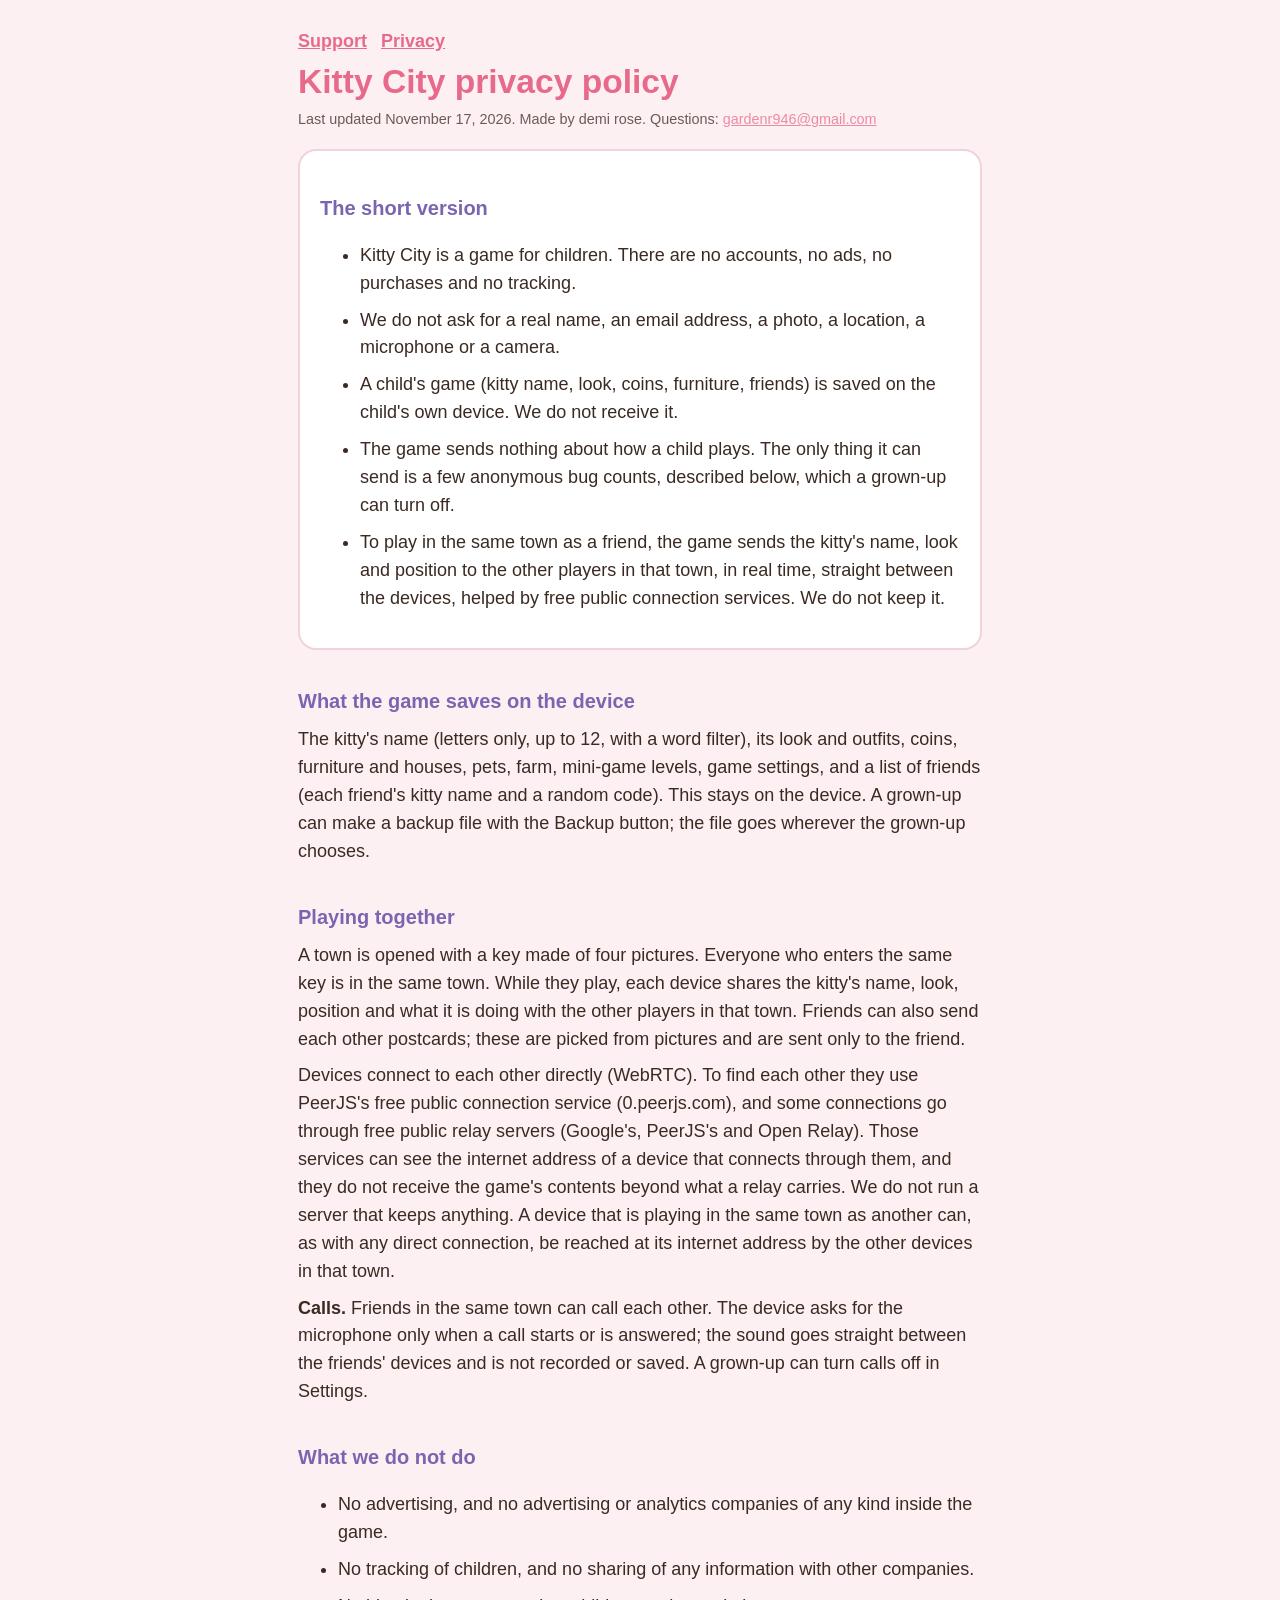
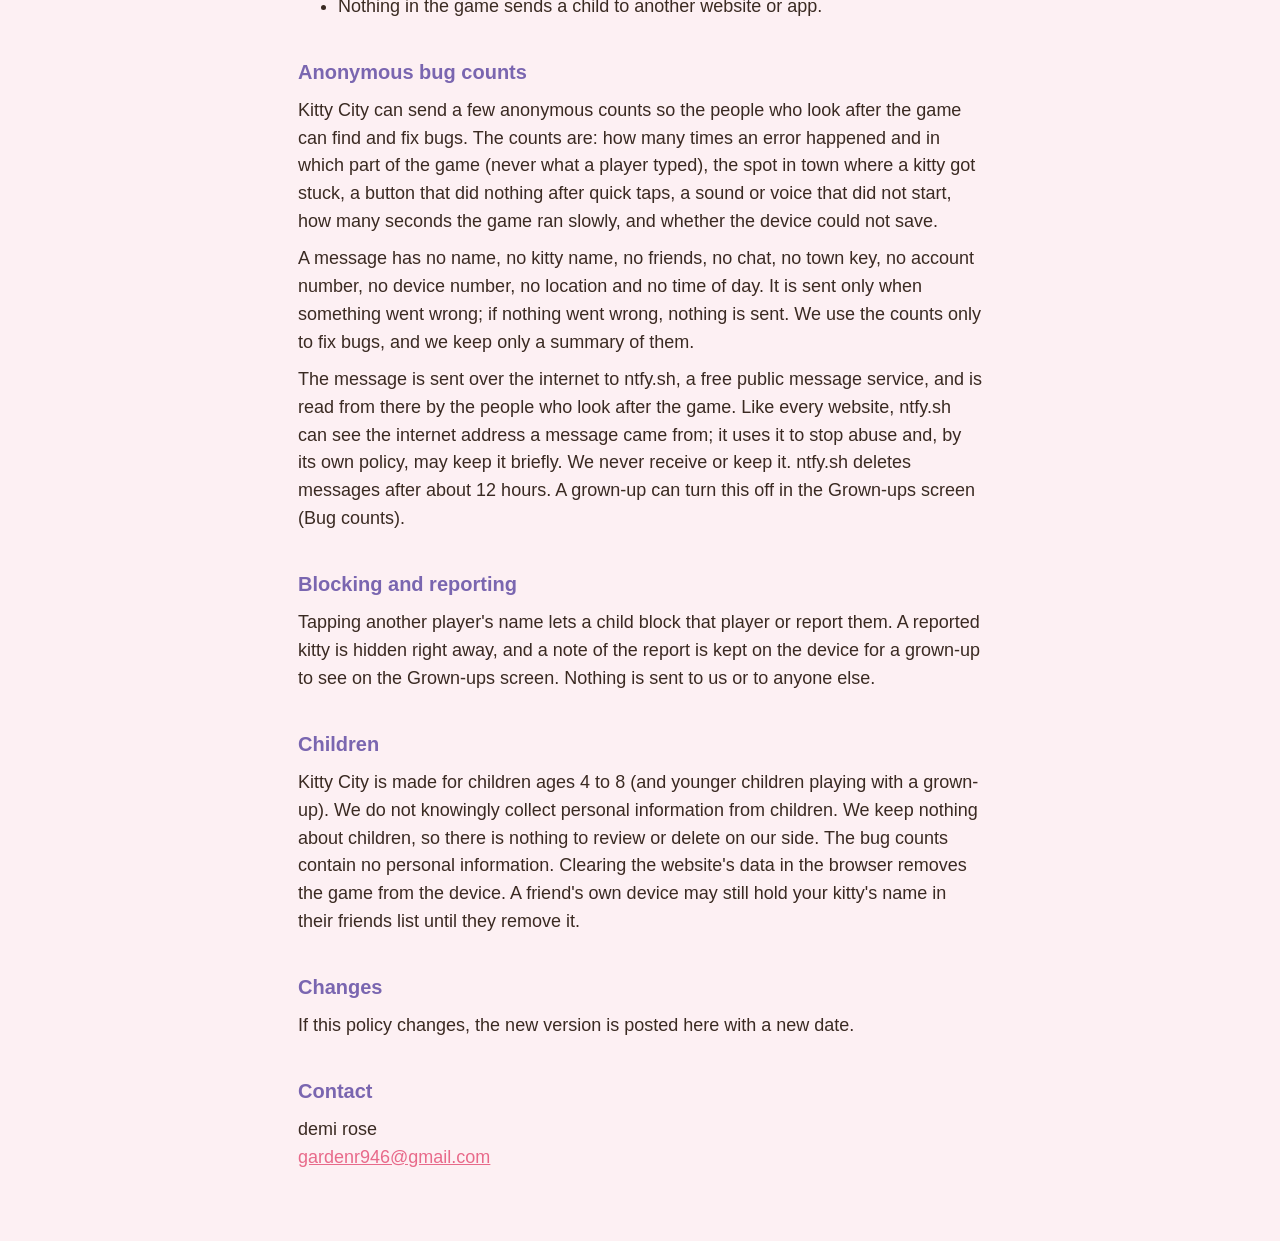
<file: privacy.html>
<!doctype html>
<html lang="en"><head><meta charset="utf-8"><meta name="viewport" content="width=device-width,initial-scale=1">
<title>Kitty City privacy policy</title><link rel="stylesheet" href="style.css"></head>
<body><main>
<nav><a href="support.html">Support</a><a href="privacy.html">Privacy</a></nav>
<h1>Kitty City privacy policy</h1>
<p class="small">Last updated November 17, 2026. Made by demi rose. Questions: <a href="mailto:gardenr946@gmail.com">gardenr946@gmail.com</a></p>

<div class="card">
<h2>The short version</h2>
<ul>
<li>Kitty City is a game for children. There are no accounts, no ads, no purchases and no tracking.</li>
<li>We do not ask for a real name, an email address, a photo, a location, a microphone or a camera.</li>
<li>A child's game (kitty name, look, coins, furniture, friends) is saved on the child's own device. We do not receive it.</li>
<li>The game sends nothing about how a child plays. The only thing it can send is a few anonymous bug counts, described below, which a grown-up can turn off.</li>
<li>To play in the same town as a friend, the game sends the kitty's name, look and position to the other players in that town, in real time, straight between the devices, helped by free public connection services. We do not keep it.</li>
</ul>
</div>

<h2>What the game saves on the device</h2>
<p>The kitty's name (letters only, up to 12, with a word filter), its look and outfits, coins, furniture and houses, pets, farm, mini-game levels, game settings, and a list of friends (each friend's kitty name and a random code). This stays on the device. A grown-up can make a backup file with the Backup button; the file goes wherever the grown-up chooses.</p>

<h2>Playing together</h2>
<p>A town is opened with a key made of four pictures. Everyone who enters the same key is in the same town. While they play, each device shares the kitty's name, look, position and what it is doing with the other players in that town. Friends can also send each other postcards; these are picked from pictures and are sent only to the friend.</p>
<p>Devices connect to each other directly (WebRTC). To find each other they use PeerJS's free public connection service (0.peerjs.com), and some connections go through free public relay servers (Google's, PeerJS's and Open Relay). Those services can see the internet address of a device that connects through them, and they do not receive the game's contents beyond what a relay carries. We do not run a server that keeps anything. A device that is playing in the same town as another can, as with any direct connection, be reached at its internet address by the other devices in that town.</p>
<p><strong>Calls.</strong> Friends in the same town can call each other. The device asks for the microphone only when a call starts or is answered; the sound goes straight between the friends' devices and is not recorded or saved. A grown-up can turn calls off in Settings.</p>

<h2>What we do not do</h2>
<ul>
<li>No advertising, and no advertising or analytics companies of any kind inside the game.</li>
<li>No tracking of children, and no sharing of any information with other companies.</li>
<li>Nothing in the game sends a child to another website or app.</li>
</ul>

<h2>Anonymous bug counts</h2>
<p>Kitty City can send a few anonymous counts so the people who look after the game can find and fix bugs. The counts are: how many times an error happened and in which part of the game (never what a player typed), the spot in town where a kitty got stuck, a button that did nothing after quick taps, a sound or voice that did not start, how many seconds the game ran slowly, and whether the device could not save.</p>
<p>A message has no name, no kitty name, no friends, no chat, no town key, no account number, no device number, no location and no time of day. It is sent only when something went wrong; if nothing went wrong, nothing is sent. We use the counts only to fix bugs, and we keep only a summary of them.</p>
<p>The message is sent over the internet to ntfy.sh, a free public message service, and is read from there by the people who look after the game. Like every website, ntfy.sh can see the internet address a message came from; it uses it to stop abuse and, by its own policy, may keep it briefly. We never receive or keep it. ntfy.sh deletes messages after about 12 hours. A grown-up can turn this off in the Grown-ups screen (Bug counts).</p>

<h2>Blocking and reporting</h2>
<p>Tapping another player's name lets a child block that player or report them. A reported kitty is hidden right away, and a note of the report is kept on the device for a grown-up to see on the Grown-ups screen. Nothing is sent to us or to anyone else.</p>

<h2>Children</h2>
<p>Kitty City is made for children ages 4 to 8 (and younger children playing with a grown-up). We do not knowingly collect personal information from children. We keep nothing about children, so there is nothing to review or delete on our side. The bug counts contain no personal information. Clearing the website's data in the browser removes the game from the device. A friend's own device may still hold your kitty's name in their friends list until they remove it.</p>

<h2>Changes</h2>
<p>If this policy changes, the new version is posted here with a new date.</p>

<h2>Contact</h2>
<p>demi rose<br><a href="mailto:gardenr946@gmail.com">gardenr946@gmail.com</a></p>
</main></body></html>
</file>
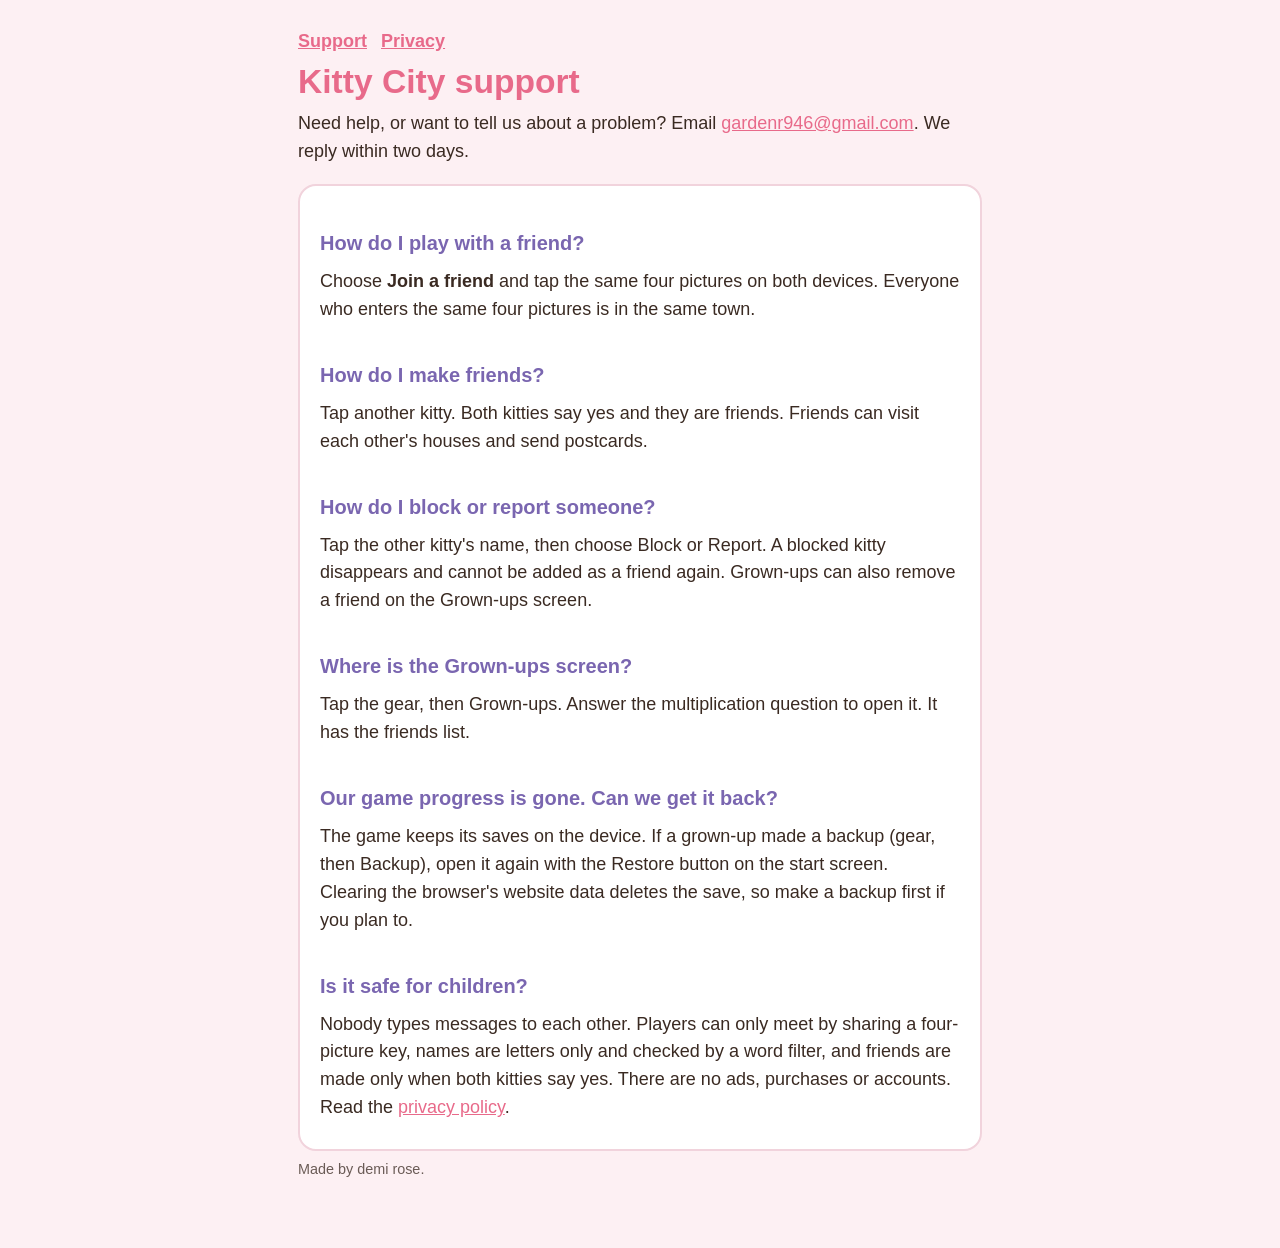
<file: support.html>
<!doctype html>
<html lang="en"><head><meta charset="utf-8"><meta name="viewport" content="width=device-width,initial-scale=1">
<title>Kitty City support</title><link rel="stylesheet" href="style.css"></head>
<body><main>
<nav><a href="support.html">Support</a><a href="privacy.html">Privacy</a></nav>
<h1>Kitty City support</h1>
<p>Need help, or want to tell us about a problem? Email <a href="mailto:gardenr946@gmail.com">gardenr946@gmail.com</a>. We reply within two days.</p>

<div class="card">
<h2>How do I play with a friend?</h2>
<p>Choose <b>Join a friend</b> and tap the same four pictures on both devices. Everyone who enters the same four pictures is in the same town.</p>
<h2>How do I make friends?</h2>
<p>Tap another kitty. Both kitties say yes and they are friends. Friends can visit each other's houses and send postcards.</p>
<h2>How do I block or report someone?</h2>
<p>Tap the other kitty's name, then choose Block or Report. A blocked kitty disappears and cannot be added as a friend again. Grown-ups can also remove a friend on the Grown-ups screen.</p>
<h2>Where is the Grown-ups screen?</h2>
<p>Tap the gear, then Grown-ups. Answer the multiplication question to open it. It has the friends list.</p>
<h2>Our game progress is gone. Can we get it back?</h2>
<p>The game keeps its saves on the device. If a grown-up made a backup (gear, then Backup), open it again with the Restore button on the start screen. Clearing the browser's website data deletes the save, so make a backup first if you plan to.</p>
<h2>Is it safe for children?</h2>
<p>Nobody types messages to each other. Players can only meet by sharing a four-picture key, names are letters only and checked by a word filter, and friends are made only when both kitties say yes. There are no ads, purchases or accounts. Read the <a href="privacy.html">privacy policy</a>.</p>
</div>
<p class="small">Made by demi rose.</p>
</main></body></html>
</file>
<file: style.css>
:root{--ink:#3a2a22;--pink:#e86a8a;--soft:#fdf0f3;--line:#f1d3dc;--lav:#7a66b0}
*{box-sizing:border-box}
body{margin:0;background:var(--soft);color:var(--ink);font:18px/1.55 -apple-system,BlinkMacSystemFont,"Segoe UI",Roboto,Helvetica,Arial,sans-serif}
main{max-width:720px;margin:0 auto;padding:28px 18px 60px}
h1{color:var(--pink);font-size:2.1rem;line-height:1.15;margin:.2em 0 .1em}
h2{color:var(--lav);font-size:1.25rem;margin:1.8em 0 .3em}
p,li{margin:.5em 0}
a{color:var(--pink)}
.card{background:#fff;border:2px solid var(--line);border-radius:18px;padding:6px 20px 18px;margin-top:18px}
.small{font-size:.9rem;opacity:.75}
nav a{margin-right:14px;font-weight:600}
</file>
